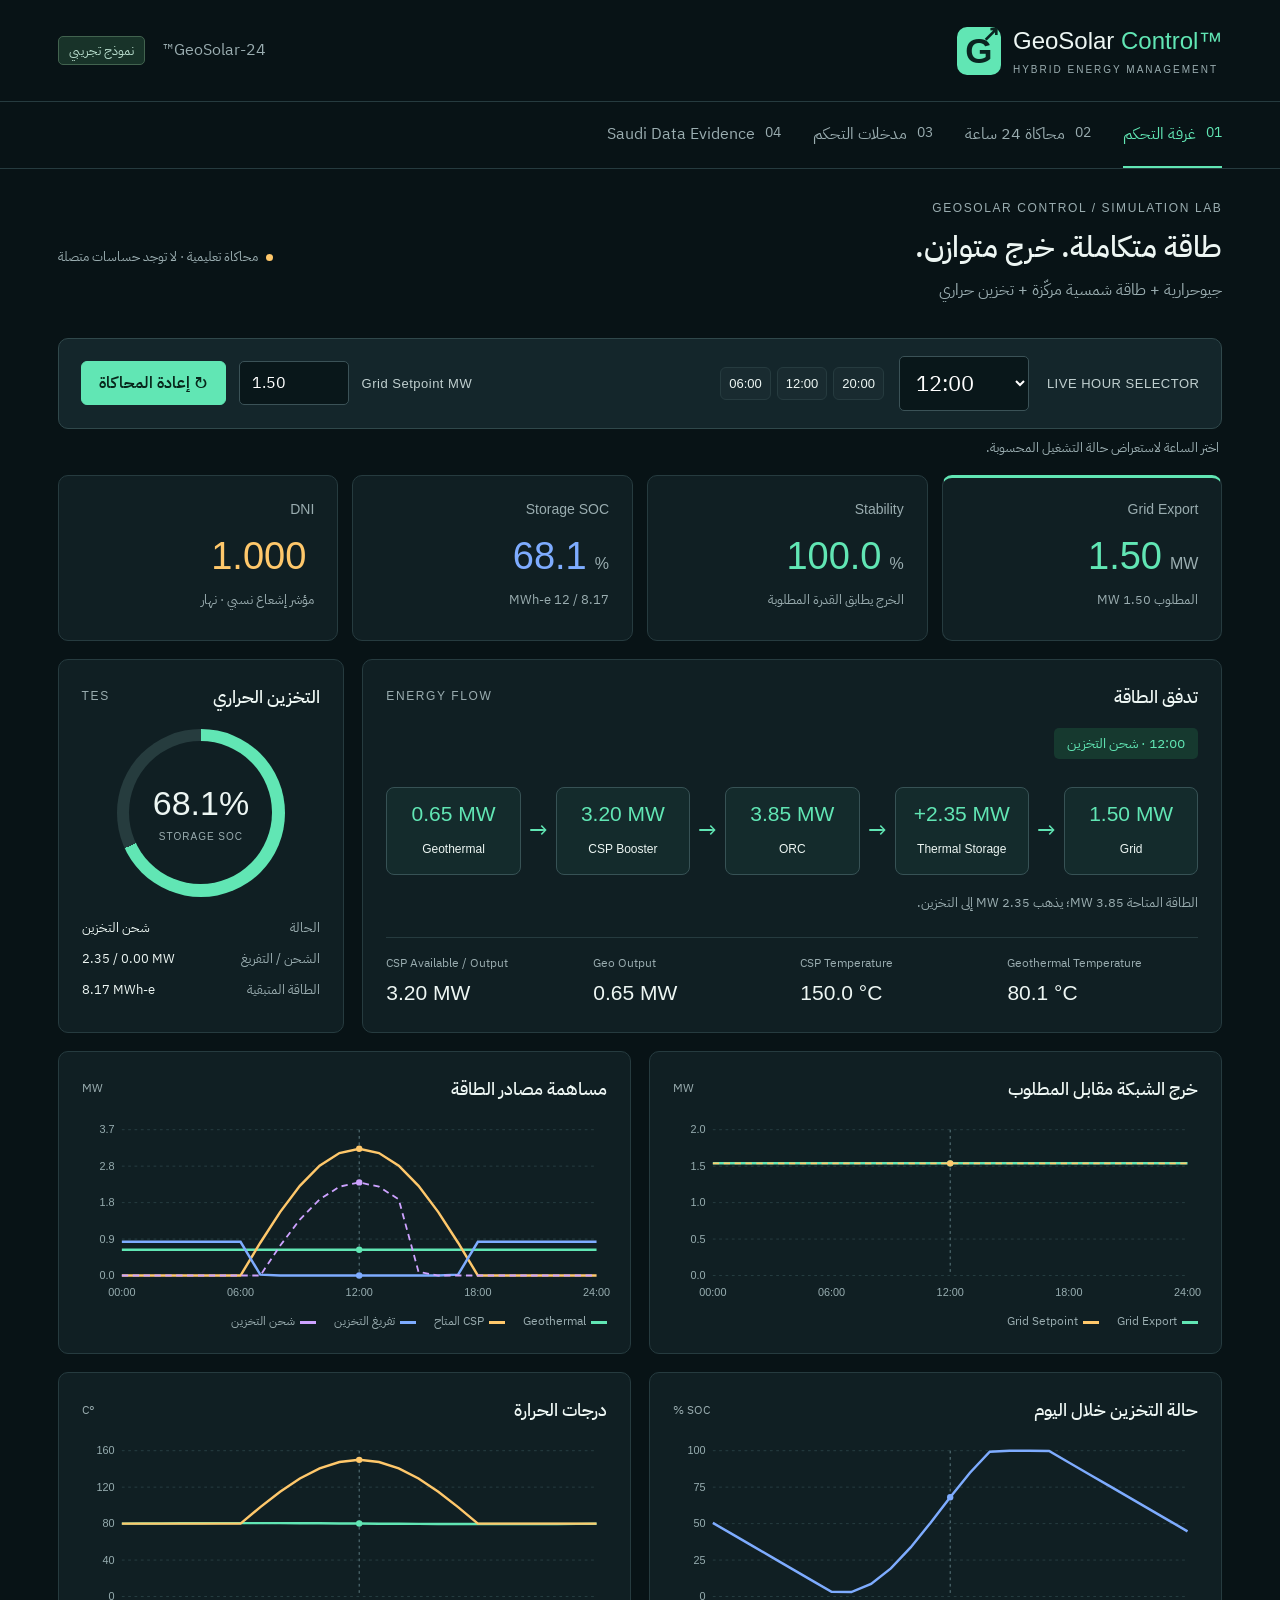
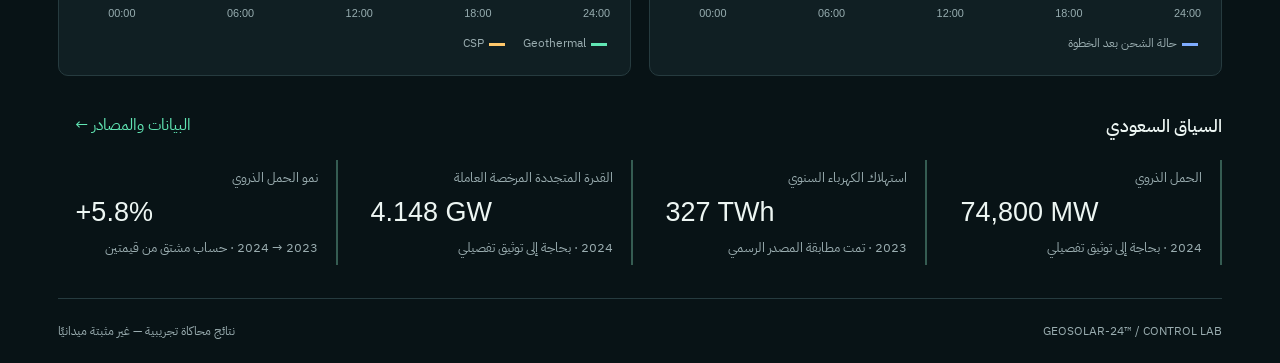
<file: index.html>
<!doctype html>
<html lang="ar" dir="rtl"><head><meta charset="UTF-8"><meta name="viewport" content="width=device-width,initial-scale=1"><meta name="description" content="GeoSolar Control — محاكاة تعليمية لتوازن الطاقة الجيوحرارية والشمسية والتخزين"><title>GeoSolar Control™ | غرفة التحكم</title><link rel="stylesheet" href="style.css"></head>
<body><header><a class="brand" href="#dashboard" dir="ltr"><span class="mark">G<span>↗</span></span><span>GeoSolar <b>Control™</b><small>HYBRID ENERGY MANAGEMENT</small></span></a><div class="header-note">GeoSolar-24™ <span class="badge">نموذج تجريبي</span></div></header>
<nav aria-label="أقسام المنصة"><button data-tab="dashboard" class="active">01 <span>غرفة التحكم</span></button><button data-tab="simulation">02 <span>محاكاة 24 ساعة</span></button><button data-tab="controls">03 <span>مدخلات التحكم</span></button><button data-tab="evidence">04 <span>Saudi Data Evidence</span></button></nav>
<main><div class="title-row"><div><div class="eyebrow">GEOSOLAR CONTROL / SIMULATION LAB</div><h1 id="pageTitle">طاقة متكاملة. خرج متوازن.</h1><p>جيوحرارية + طاقة شمسية مركّزة + تخزين حراري</p></div><div class="simulation-label"><span></span> محاكاة تعليمية · لا توجد حساسات متصلة</div></div>
<section id="dashboard" class="view"><div class="control-bar"><div><label for="hour">LIVE HOUR SELECTOR</label><select id="hour" dir="ltr"></select></div><div class="presets"><button data-hour="6">06:00</button><button data-hour="12">12:00</button><button data-hour="20">20:00</button></div><form id="quickForm"><label for="setpoint">Grid Setpoint <span>MW</span></label><input id="setpoint" type="number" min="0.01" max="20" step="0.01" value="1.50" required dir="ltr"><button class="primary" type="submit">↻ إعادة المحاكاة</button></form></div><p id="feedback" role="status" class="feedback">اختر الساعة لاستعراض حالة التشغيل المحسوبة.</p>
<div id="kpis" class="kpis" aria-live="polite"></div>
<div class="middle"><article class="panel flow-panel"><div class="panel-head"><h2>تدفق الطاقة</h2><span class="eyebrow">ENERGY FLOW</span></div><div id="mode" class="mode"></div><div id="flow" class="flow" dir="ltr"></div><p id="flowNote" class="muted"></p><div id="sourceMetrics" class="source-metrics"></div></article><article class="panel storage-panel"><div class="panel-head"><h2>التخزين الحراري</h2><span class="eyebrow">TES</span></div><div id="storageGauge" class="gauge"><div><strong id="socBig"></strong><span>STORAGE SOC</span></div></div><div id="storageInfo"></div></article></div>
<div class="charts"><article class="panel"><div class="panel-head"><h2>خرج الشبكة مقابل المطلوب</h2><span>MW</span></div><div id="gridChart"></div></article><article class="panel"><div class="panel-head"><h2>مساهمة مصادر الطاقة</h2><span>MW</span></div><div id="mixChart"></div></article><article class="panel"><div class="panel-head"><h2>حالة التخزين خلال اليوم</h2><span>SOC %</span></div><div id="socChart"></div></article><article class="panel"><div class="panel-head"><h2>درجات الحرارة</h2><span>°C</span></div><div id="tempChart"></div></article></div><div class="section-head"><h2>السياق السعودي</h2><button id="evidenceLink">البيانات والمصادر ←</button></div><div class="national" id="national"></div></section>
<section id="simulation" class="view" hidden><article class="panel"><h2>سجل التشغيل من 00:00 إلى 24:00</h2><p class="muted">كل صف يعرض قرار التشغيل وحالة التخزين بعد خطوة ساعة، وفق ترتيب ملف المصدر. صف 24:00 خطوة إضافية للمطابقة؛ لا تُجمع الصفوف الـ25 بوصفها طاقة يوم واحد.</p><div class="table-wrap"><table id="simulationTable"></table></div></article></section>
<section id="controls" class="view" hidden><article class="panel controls-panel"><h2>افتراضات النموذج</h2><p class="muted">تُطبّق التغييرات على كامل التسلسل الزمني ابتداءً من الشحنة الأولية.</p><form id="inputsForm"><div class="input-grid" id="inputFields"></div><p id="inputError" role="alert"></p><button class="primary" type="submit">تطبيق وإعادة المحاكاة</button> <button id="reset" type="button">استعادة قيم الملف</button></form><div class="method"><h3>كيف يُحسب التشغيل؟</h3><p>القدرة المتاحة = الجيوحرارية + الشمسية. يُوجّه الفائض إلى التخزين حتى امتلائه، ويُفرّغ التخزين لتعويض العجز حتى نفاده؛ ويُخفض الفائض المتبقي عند امتلائه.</p><p dir="ltr">Stability = max(0, 100 × (1 − |Grid Export − Setpoint| / Setpoint))</p><p>الكفاءة 90% عند الشحن و90% عند التفريغ، أي 81% للدورة الكاملة، لمطابقة حسابات الملف؛ رغم أن اسم المدخل في الملف هو Round-trip Efficiency. جميع قدرات التخزين بوحدات المكافئ الكهربائي. لا يفترض النموذج حد قدرة مستقلًا للشحن أو التفريغ.</p><p>DNI مؤشر نسبي من 0 إلى 1، وليس قياسًا بوحدة W/m². درجات الحرارة منحنيات افتراضية؛ لا يُستنتج منها أداء ترموديناميكي مُثبت.</p></div></article></section>
<section id="evidence" class="view" hidden><article class="panel"><div class="panel-head"><h2>Saudi Data Evidence</h2><span class="badge">بيانات وطنية داعمة</span></div><p>هذه الأرقام تصف قطاع الكهرباء السعودي، ولا تُستخدم لإثبات أداء GeoSolar أو لتغذية نتائج المحاكاة.</p><div id="evidenceCards" class="evidence-cards"></div><div class="method"><h3>حدود الاستدلال</h3><p>الاستقرار ودرجات الحرارة والطاقة المنتجة في هذه المنصة نتائج نموذج تعليمي وليست نتائج محطة ميدانية. أرقام 2023 و2024 معروضة بسنتها المرجعية وليست ادعاءً بأنها أحدث بيانات متاحة.</p><p>المصدر التشغيلي: GeoSolar24_Smart_Platform_Simulation.xlsx، أوراق 24h_Simulation وControl_Inputs وSaudi_Data_Evidence. لم يُعدّل ملف Excel الأصلي.</p></div></article></section>
<footer><span dir="ltr">GEOSOLAR-24™ / CONTROL LAB</span><span>نتائج محاكاة تجريبية — غير مثبتة ميدانيًا</span></footer></main><script src="model.js"></script><script src="app.js"></script></body></html>
</file>
<file: style.css>
@import url('https://fonts.googleapis.com/css2?family=IBM+Plex+Sans+Arabic:wght@400;500;600;700&display=swap');
:root{color-scheme:dark;--bg:#081316;--panel:#101f23;--line:#263b3f;--muted:#9aadb0;--text:#edf6f3;--green:#61e6b4;--gold:#ffc86b;--blue:#7eacff}*{box-sizing:border-box}body{margin:0;background:var(--bg);color:var(--text);font:16px 'IBM Plex Sans Arabic',Tahoma,sans-serif}header{height:102px;display:flex;align-items:center;justify-content:space-between;padding:0 4.5%;border-bottom:1px solid var(--line)}a{color:var(--green)}.brand{display:flex;gap:12px;align-items:center;color:var(--text);text-decoration:none;font-family:Arial,sans-serif;font-size:24px}.brand b{font-weight:400;color:var(--green)}.brand small{display:block;font-size:10px;letter-spacing:2px;margin-top:9px;color:var(--muted)}.mark{background:var(--green);color:#0a2420;width:44px;height:48px;display:grid;place-content:center;font-size:35px;font-weight:bold;border-radius:10px;position:relative}.mark span{position:absolute;right:1px;top:-5px;font-size:21px}.header-note{color:var(--muted)}.badge{display:inline-block;border:1px solid #42634f;border-radius:5px;background:#183329;padding:4px 10px;color:#b7dccc;font-size:13px;margin-inline-start:14px}nav{padding:0 4.5%;display:flex;border-bottom:1px solid var(--line);gap:32px}button,input,select{font:inherit}button{cursor:pointer;border:1px solid var(--line);border-radius:6px;color:var(--text);background:#192b30;padding:9px 17px}button:hover{background:#294049}button:focus-visible,a:focus-visible,input:focus-visible,select:focus-visible{outline:2px solid var(--green);outline-offset:4px}nav button{border:0;border-radius:0;background:none;color:var(--muted);padding:20px 0;display:flex;gap:10px;border-bottom:2px solid transparent;font-size:14px}nav button.active{color:var(--green);border-color:var(--green)}nav button span{font-size:16px}main{max-width:1600px;margin:auto;padding:32px 4.5% 0}.title-row{display:flex;justify-content:space-between;align-items:center;margin-bottom:25px}.eyebrow{font:12px Arial,sans-serif;letter-spacing:1.6px;color:var(--muted)}h1{font-size:30px;font-weight:500;margin:9px 0 2px}p{line-height:1.85;margin:7px 0;color:var(--muted)}.simulation-label{font-size:13px;color:var(--muted)}.simulation-label span{width:7px;height:7px;background:var(--gold);display:inline-block;margin-left:5px;border-radius:50%}.control-bar{display:flex;align-items:center;gap:15px;padding:17px 22px;background:#14262b;border:1px solid #30484b;border-radius:10px}.control-bar>div:first-child{display:flex;align-items:center;gap:18px}.control-bar label{font:13px Arial,sans-serif;letter-spacing:.5px;color:#c1d0d0}input,select{background:#09171a;border:1px solid #3b5257;color:white;padding:9px 12px;border-radius:5px;min-width:0}select{font-size:22px;width:130px}input{width:110px}#quickForm{display:flex;align-items:center;gap:13px;margin-inline-start:auto}.primary{color:#07261b;background:var(--green);border-color:var(--green);font-weight:600}.primary:hover{background:#90efca}.presets{display:flex;gap:6px;direction:ltr}.presets button{font:13px Arial;padding:8px}.feedback{font-size:13px;min-height:26px;margin:7px 3px 13px}.kpis{display:grid;grid-template-columns:repeat(4,1fr);gap:14px}.kpi{padding:21px 23px;border:1px solid var(--line);background:var(--panel);border-radius:10px;position:relative}.kpi:first-child{border-top:3px solid var(--green);padding-top:19px}.kpi .name{color:var(--muted);font:14px Arial}.kpi strong{font:38px Arial;display:block;margin:14px 0 10px;direction:ltr;text-align:right}.kpi strong small{font-size:16px;color:var(--muted);margin-left:8px}.kpi p{font-size:13px}.green{color:var(--green)}.gold{color:var(--gold)}.blue{color:var(--blue)}.middle{display:grid;grid-template-columns:3fr 1fr;gap:18px;margin:18px 0}.panel{padding:23px;background:var(--panel);border:1px solid var(--line);border-radius:10px;min-width:0}h2{font-weight:500;font-size:18px;margin:0}h3{font-size:17px}.panel-head{display:flex;align-items:center;justify-content:space-between;gap:15px}.panel-head>span{color:var(--muted);font-size:12px}.mode{display:inline-flex;margin-top:18px;font-size:14px;color:var(--green);background:#16392f;padding:5px 13px;border-radius:5px}.flow{display:flex;align-items:center;justify-content:space-between;margin:28px 0 16px;gap:8px}.flow .node{flex:1;border:1px solid #375255;text-align:center;border-radius:8px;padding:14px 5px;background:#142b2c}.node b{display:block;color:var(--green);font:21px Arial;margin-bottom:10px}.node span{font:12px Arial}.flow .arrow{color:var(--green);font-size:23px}.flow-panel>p{font-size:13px}.source-metrics{display:grid;grid-template-columns:repeat(4,1fr);border-top:1px solid var(--line);margin-top:22px;padding-top:16px;gap:16px}.source-metrics label{font-size:12px;color:var(--muted);display:block}.source-metrics strong{display:block;font:21px Arial;margin-top:9px}.gauge{width:168px;height:168px;border-radius:50%;margin:19px auto;background:conic-gradient(var(--green) 68%,#263c3e 0);display:grid;place-content:center;direction:ltr}.gauge>div{background:var(--panel);width:143px;height:143px;border-radius:50%;display:flex;align-items:center;justify-content:center;flex-direction:column}.gauge strong{font:34px Arial}.gauge span{font:10px Arial;color:var(--muted);letter-spacing:1px;margin-top:8px}#storageInfo p{display:flex;justify-content:space-between;font-size:13px}#storageInfo b{color:var(--text);font-weight:400}.charts{display:grid;grid-template-columns:repeat(2,1fr);gap:18px}.chart{width:100%;display:block;height:auto;overflow:visible;margin-top:15px;direction:ltr}.legend{display:flex;gap:18px;flex-wrap:wrap;font-size:12px;color:var(--muted);margin-top:10px}.legend i{display:inline-block;width:16px;height:3px;vertical-align:middle;margin-left:5px}.section-head{display:flex;align-items:center;justify-content:space-between;margin:28px 0 14px}.section-head button{border:0;background:none;color:var(--green)}.national{display:grid;grid-template-columns:repeat(4,1fr);gap:15px}.national>div{border-right:2px solid #355c52;padding:8px 18px}.national strong{font:27px Arial;display:block;margin:10px 0}.national span,.national small{display:block;color:var(--muted);font-size:13px}footer{border-top:1px solid var(--line);margin-top:33px;padding:23px 0;display:flex;justify-content:space-between;gap:15px;color:var(--muted);font-size:12px}.table-wrap{overflow:auto;margin-top:25px}table{width:100%;border-collapse:collapse;white-space:nowrap;font-size:14px}th,td{padding:14px 16px;text-align:right;border-bottom:1px solid var(--line)}th{color:var(--muted);font-weight:400}tr.selected{background:#1b3c33}.input-grid{display:grid;grid-template-columns:repeat(2,1fr);gap:22px;margin:26px 0}.field label{display:block;color:var(--muted);margin-bottom:9px;font-size:14px}.field input{width:100%}.controls-panel{max-width:950px}.method{border-top:1px solid var(--line);margin-top:25px;padding-top:15px}.method p{font-size:14px}.evidence-cards{display:grid;grid-template-columns:repeat(2,1fr);gap:16px;margin-top:22px}.evidence-card{border:1px solid var(--line);border-radius:8px;padding:22px}.evidence-card strong{font:30px Arial;display:block;margin:12px 0}.evidence-card p,.evidence-card a{font-size:14px}#inputError{color:#ffb79b}[hidden]{display:none!important}@media(max-width:1100px){.control-bar{flex-wrap:wrap}#quickForm{margin-inline-start:0;flex-wrap:wrap}.middle{grid-template-columns:2fr 1fr}.flow{gap:4px}.node span{font-size:10px}.source-metrics{grid-template-columns:repeat(2,1fr)}.title-row{gap:20px}.simulation-label{max-width:220px}}@media(max-width:750px){header{height:87px}.header-note{display:none}.brand{font-size:21px}nav{gap:20px;overflow:auto}nav button{white-space:nowrap}nav button span{font-size:14px}main{padding-top:22px}.title-row{display:block}h1{font-size:26px}.simulation-label{max-width:none;margin-top:12px}.kpis{grid-template-columns:repeat(2,1fr)}.kpi{padding:17px}.kpi strong{font-size:29px}.middle,.charts{grid-template-columns:1fr}.flow{flex-wrap:wrap}.flow .node{min-width:65px}.flow .arrow{font-size:16px}.national,.input-grid,.evidence-cards{grid-template-columns:repeat(2,1fr)}.panel{padding:18px}.control-bar{padding:15px;gap:12px}.control-bar>div:first-child{gap:12px}.control-bar label{font-size:12px}#quickForm{gap:9px;width:100%}#quickForm input{width:90px}footer{flex-direction:column}.evidence-cards{grid-template-columns:1fr}}@media(prefers-reduced-motion:reduce){*{scroll-behavior:auto}}
</file>
